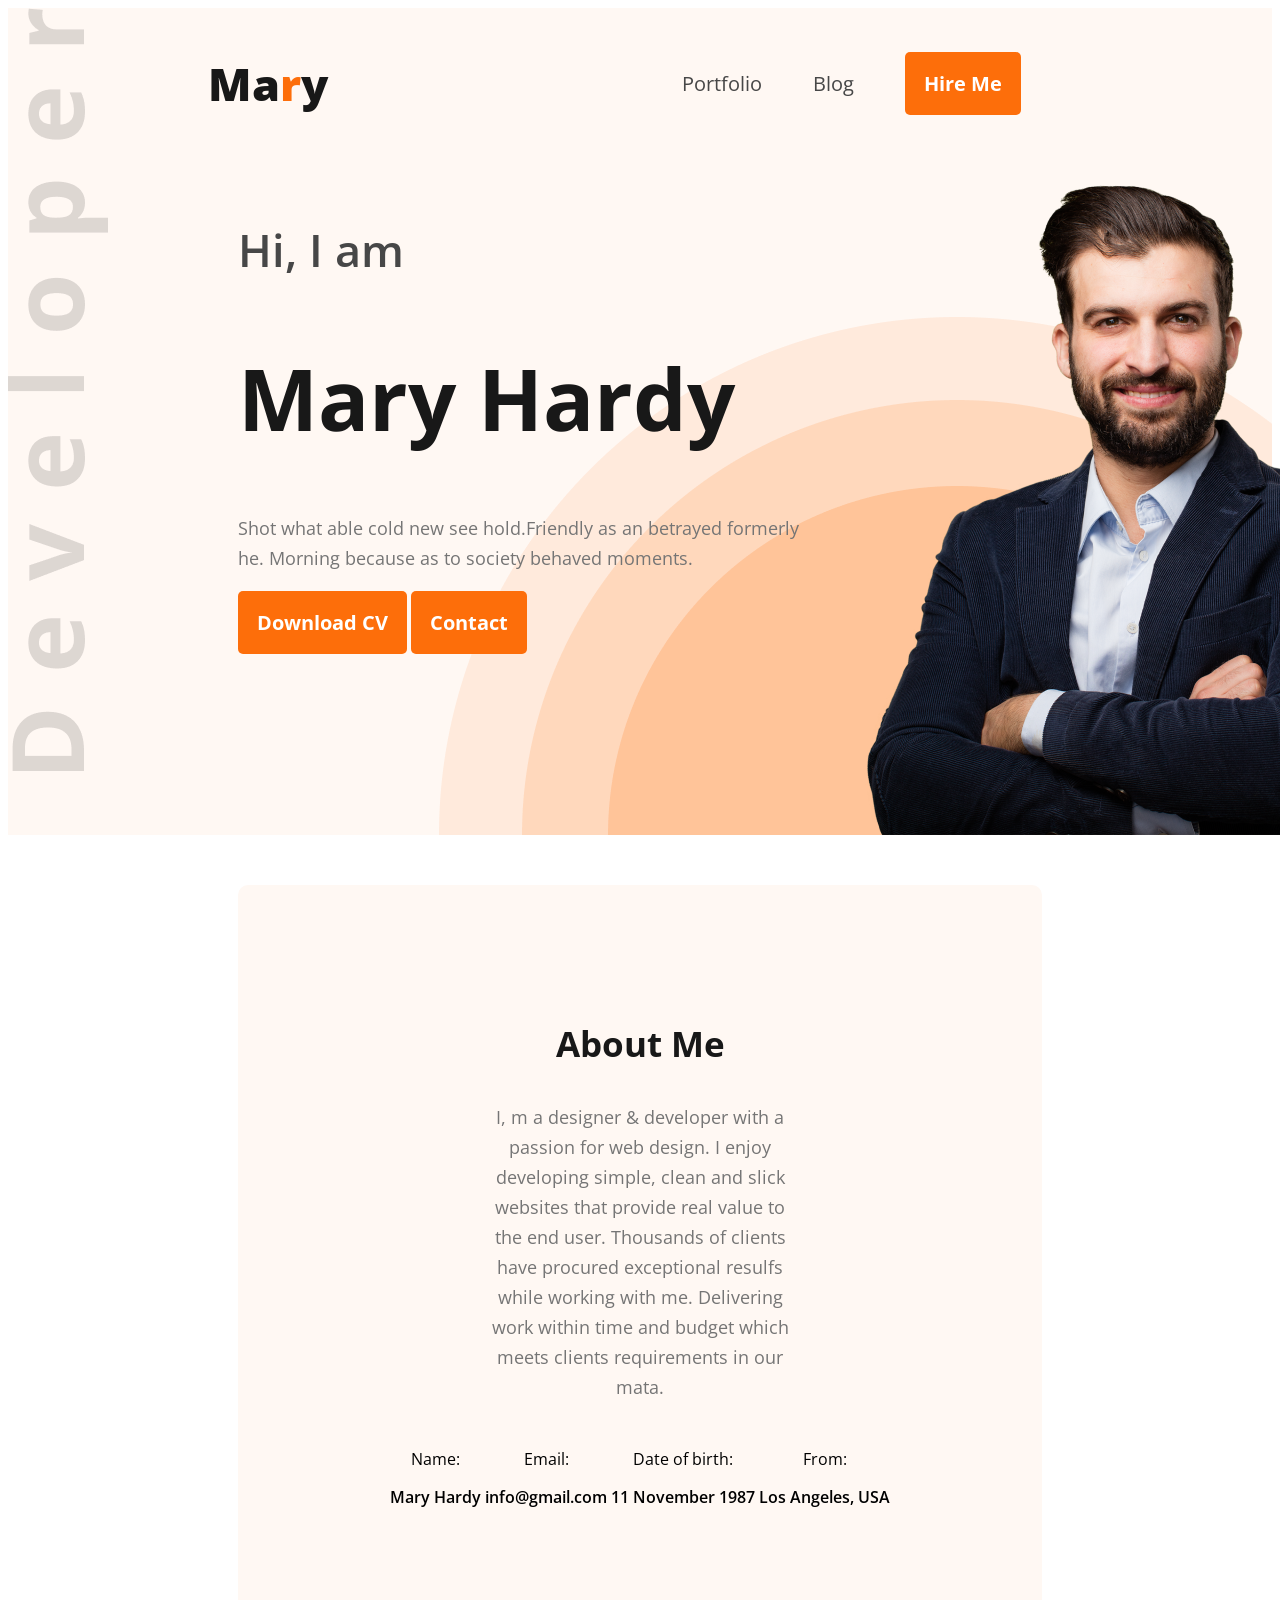
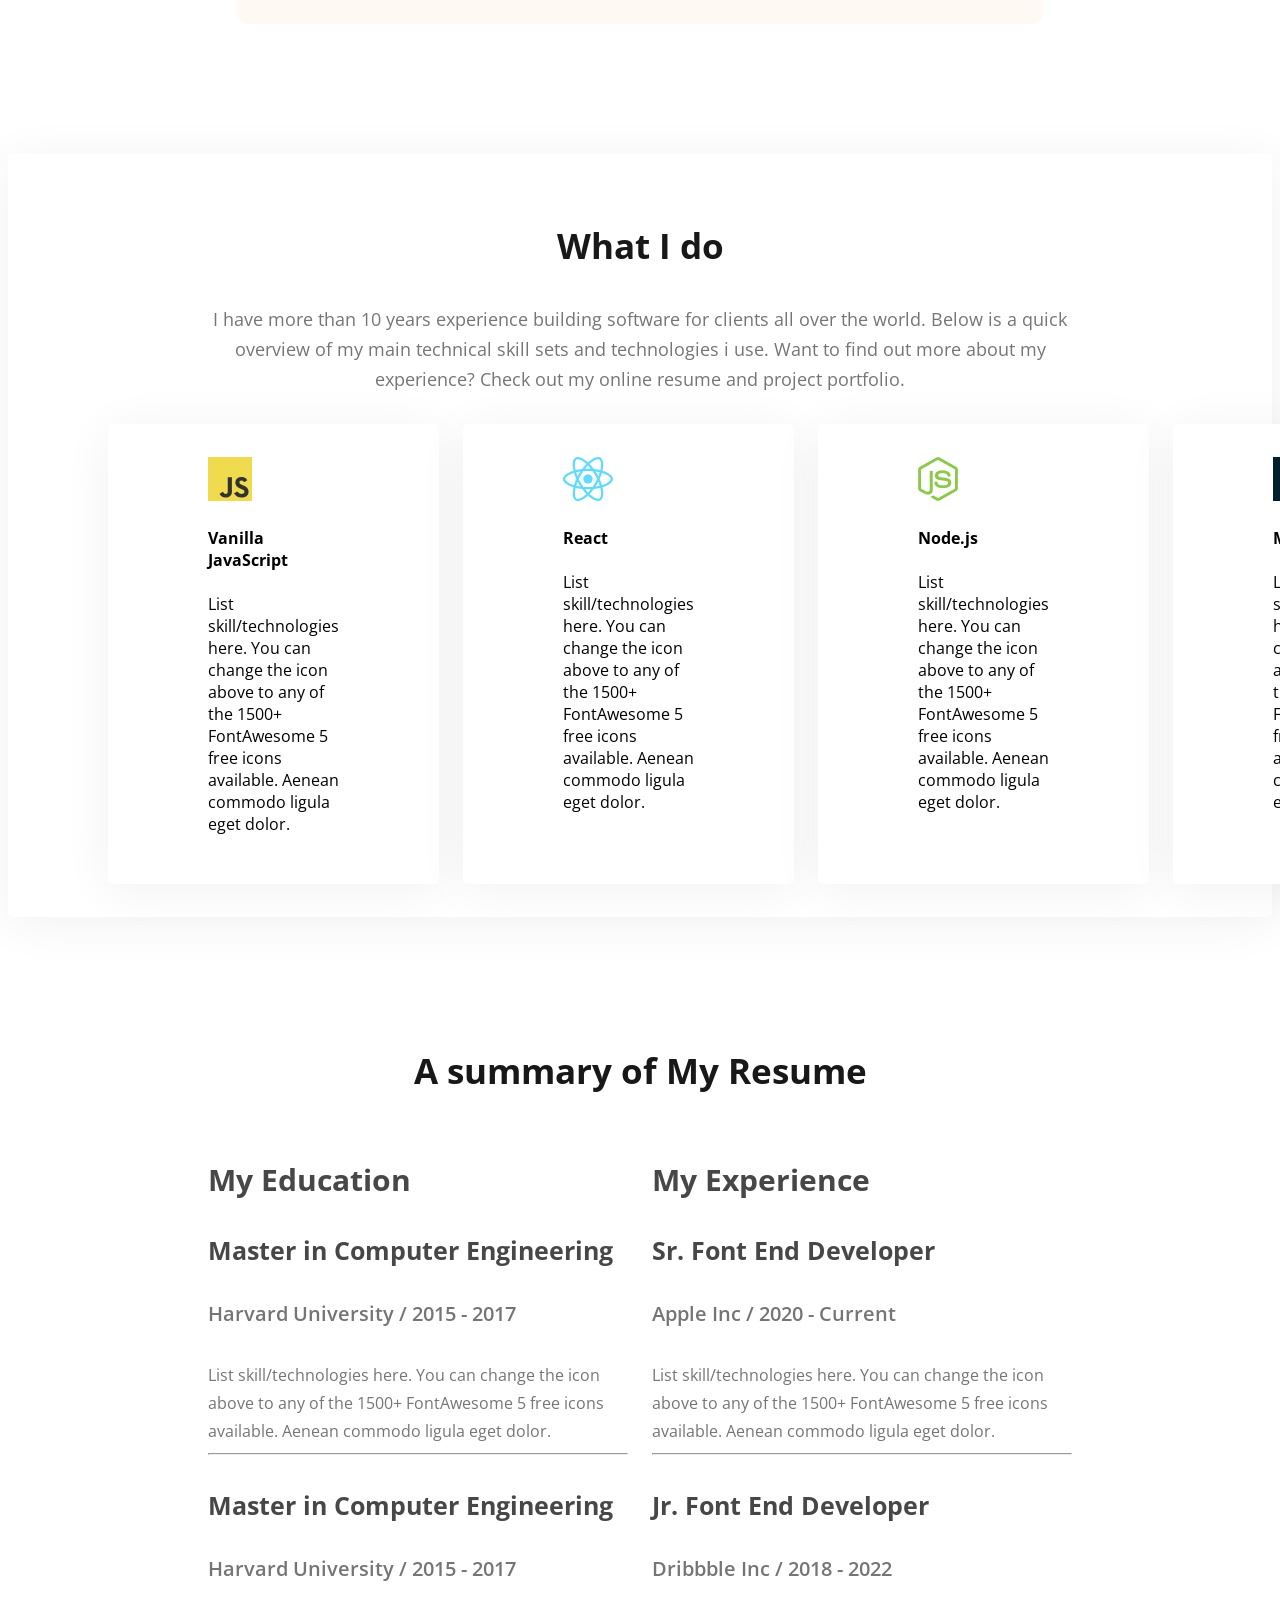
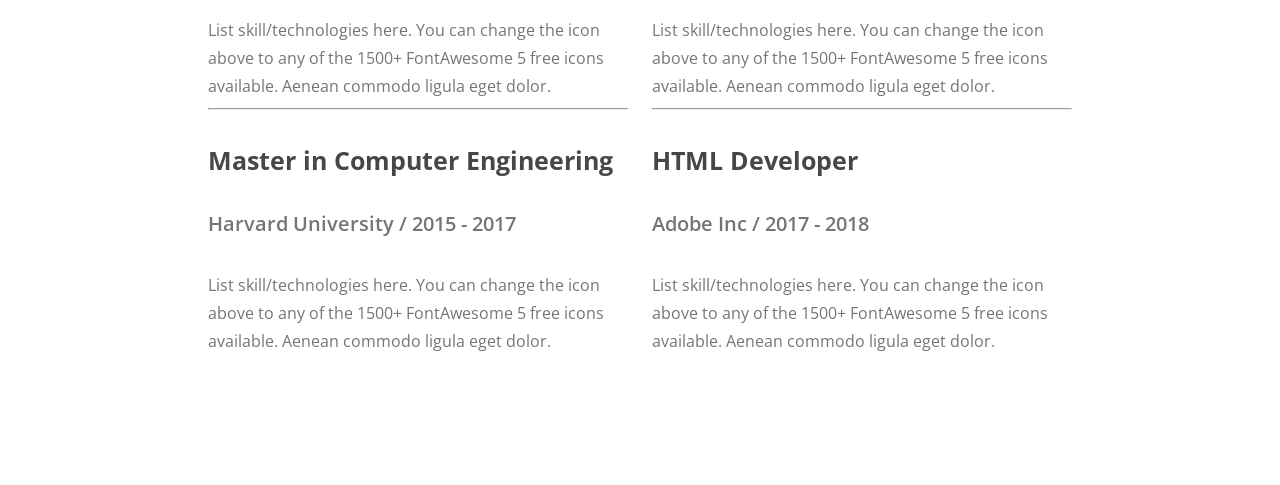
<file: index.html>
<!DOCTYPE html>
<html lang="en">
<head>
    <meta charset="UTF-8">
    <meta name="viewport" content="width=device-width, initial-scale=1.0">
    <title>web-dev-portfolio</title>
    <link rel="preconnect" href="https://fonts.googleapis.com">
<link rel="preconnect" href="https://fonts.gstatic.com" crossorigin>
<link href="https://fonts.googleapis.com/css2?family=Open+Sans:ital,wght@0,300..800;1,300..800&display=swap" rel="stylesheet">
    <link rel="stylesheet" href="style/portfolio.css">
</head>
<body class="open-sans-normal">
    <header class="header secondary-bg">
        <nav>
            <h3 class="nav-title">Ma<span class="text-primary">r</span>y</h3>
            <ul>
                <li><a class="dark-2" href="">Portfolio</a></li>
                <li><a class="dark-2" href="">Blog</a></li>
                <li><a href=""><button class="btn-primary">Hire Me</button></a></li>
            </ul>
        </nav>
        <div class="banner">
            <div class="banner-content">
                <h4 class="banner-gretings">Hi, I  am</h4>
                <h1 class="banner-title">Mary Hardy</h1>
                <p class="banner-description">Shot what able cold new see hold.Friendly as an betrayed formerly he. Morning because as to society behaved moments.</p>
                <button class="btn-primary">Download CV</button>
                <button class="btn-primary">Contact</button>
            </div>
            <img class="banner-profile-picture" src="images/hardy.png" alt="">
        </div>
        
    </header>
    <main>
        <section class="about secondary-bg">
            <h3 class="section-title">About Me</h3>
            <p class="section-description">I, m a designer & developer with a passion for web design. I enjoy developing simple, clean and slick websites that provide real value to the end user. Thousands of clients have procured exceptional resulfs while working with me. Delivering work within time and budget which meets clients requirements in our mata.</p>
            <div class="about-items">
                <div class="about-item">
                    <p class="item-title">Name:</p>
                    <p class="item-description">Mary Hardy </p>
                </div>
                <div class="about-item">
                    <p class="item-title">Email:</p>
                    <p class="item-description">info@gmail.com</p>
                </div>
                <div class="about-item">
                    <p class="item-title">Date of birth:</p>
                    <p class="item-description">11 November 1987</p>
                </div>
                <div class="about-item">
                    <p class="item-title">From:</p>
                    <p class="item-description">Los Angeles, USA</p>
                </div>
            </div>
        </section>
        <section class="skill">
            <h3 class="section-title text-center">What I do</h3>
            <p class="section-description text-center">I have more than 10 years experience building software for clients all over the world. Below is a quick overview of my main technical skill sets and technologies i use. Want to find out more about my experience? Check out my online resume and project portfolio.</p>
            <div class="skills-container">
                <div class="skill">
                    <img src="images/icons/js.png"alt="">
                    <h4 class="skill-title">Vanilla JavaScript</h4>
                    <p class="skill-description">List skill/technologies here. You can change the icon above to any of the 1500+ FontAwesome 5 free icons available. Aenean commodo ligula eget dolor.</p>
                </div>
                <div class="skill">
                    <img src="images/icons/react.png" alt="">
                    <h4 class="skill-title">React</h4>
                    <p class="skill-description">List skill/technologies here. You can change the icon above to any of the 1500+ FontAwesome 5 free icons available. Aenean commodo ligula eget dolor.</p>
                </div>
                <div class="skill">
                    <img src="images/icons/nodejs.png" alt="">
                    <h4 class="skill-title">Node.js</h4>
                    <p class="skill-description">List skill/technologies here. You can change the icon above to any of the 1500+ FontAwesome 5 free icons available. Aenean commodo ligula eget dolor.</p>
                </div>
                <div class="skill">
                    <img src="images/icons/mongo.png" alt="">
                    <h4 class="skill-title">MongoDB</h4>
                    <p class="skill-description">List skill/technologies here. You can change the icon above to any of the 1500+ FontAwesome 5 free icons available. Aenean commodo ligula eget dolor.</p>
                </div>
            </div>
        </section>
        <section class="resume">
            <h3 class="section-title">A summary of My Resume</h3>
            <div class="resume-container">
                <div class="resume-column">
                    <h3 class="resume-column-title">My Education</h3>
                    <div class="experience">
                        <h4 class="experience-title">Master in Computer Engineering</h4>
                        <h5 class="experience-sub-title">Harvard University / 2015 - 2017</h5>
                        <div class="experience-description">List skill/technologies here. You can change the icon above to any of the 1500+ FontAwesome 5 free icons available. Aenean commodo ligula eget dolor.</div>
                    </div>
                    <hr>
                    <div class="experience">
                        <h4 class="experience-title">Master in Computer Engineering</h4>
                        <h5 class="experience-sub-title">Harvard University / 2015 - 2017</h5>
                        <div class="experience-description">List skill/technologies here. You can change the icon above to any of the 1500+ FontAwesome 5 free icons available. Aenean commodo ligula eget dolor.</div>
                    </div>
                    <hr>
                    <div class="experience">
                        <h4 class="experience-title">Master in Computer Engineering</h4>
                        <h5 class="experience-sub-title">Harvard University / 2015 - 2017</h5>
                        <div class="experience-description">List skill/technologies here. You can change the icon above to any of the 1500+ FontAwesome 5 free icons available. Aenean commodo ligula eget dolor.</div>
                    </div>
                </div>
                <div class="resume-column">
                    <h3 class="resume-column-title">My Experience</h3>
                    <div class="experience">
                        <h4 class="experience-title">Sr. Font End Developer</h4>
                        <h5 class="experience-sub-title">Apple Inc / 2020 - Current</h5>
                        <div class="experience-description">List skill/technologies here. You can change the icon above to any of the 1500+ FontAwesome 5 free icons available. Aenean commodo ligula eget dolor.</div>
                    </div>
                    <hr>
                    <div class="experience">
                        <h4 class="experience-title">Jr. Font End Developer</h4>
                        <h5 class="experience-sub-title">Dribbble Inc / 2018 - 2022</h5>
                        <div class="experience-description">List skill/technologies here. You can change the icon above to any of the 1500+ FontAwesome 5 free icons available. Aenean commodo ligula eget dolor.</div>
                    </div>
                    <hr>
                    <div class="experience">
                        <h4 class="experience-title">HTML Developer</h4>
                        <h5 class="experience-sub-title">Adobe Inc / 2017 - 2018</h5>
                        <div class="experience-description">List skill/technologies here. You can change the icon above to any of the 1500+ FontAwesome 5 free icons available. Aenean commodo ligula eget dolor.</div>
                    </div>
                </div>
            </div>
        </section>
    </main>
    <footer>

    </footer>
</body>
</html>
</file>
<file: style/portfolio.css>
.open-sans-normal {
  font-family: "Open Sans", serif;
  font-optical-sizing: auto;
  font-style: normal;
  font-variation-settings:
    "wdth" 100;
}
/* shared styles */
.secondary-bg{
    background: #FFF8F3;
}
.text-primary{
    color: #FD6E0A;
}
.dark-2{
    color: var(--Dark-02, #474747);
font-family: "Open Sans";
font-size: 20px;
font-style: normal;
font-weight: 400;
line-height: normal;
}
.btn-primary{
    border-radius: 5px;
background: #FD6E0A;
color: var(--White-Color, #FFF);
font-family: "Open Sans";
font-size: 20px;
font-style: normal;
border: none;
font-weight: 700;
line-height: normal;
padding: 18px 19px;
}
.section-title{
    color: var(--Dark-01, #181818);
text-align: center;
font-family: "Open Sans";
font-size: 35px;
font-style: normal;
font-weight: 700;
line-height: normal;
}
.section-description{
    margin: 0 100px 30px;
    color: var(--Dark-03, #757575);
text-align: center;
font-family: "Open Sans";
font-size: 18px;
font-style: normal;
font-weight: 400;
line-height: 30px; /* 166.667% */
}
.text-center{
    text-align: center;
}
/* header */
.header{
    background-image: url("../images/developer.png"),url("../images/header_bg.png");
    background-repeat: no-repeat;
    background-position: top left,bottom right ;
}

/* nav styles */
nav{
    display: flex;
    align-items: center;
    justify-content: space-between;
    margin:0 200px;
}
.nav-title{
    color: var(--Dark-01, #181818);
font-family: "Open Sans";
font-size: 45px;
font-style: normal;
font-weight: 800;
line-height: normal;
}
nav ul{
    display: flex;
    align-items: center;
}
nav ul li{
    list-style: none;
    text-decoration: none;
    margin-right: 51px;
}
nav li a{
    text-decoration: none;
    font-size: 20px;
}
/* banner styles */
.banner{
    display: flex;
    justify-content: space-between;
    margin: 0 35px 0 230px;
}
.banner-content{
    max-width: 580px;
}
.banner-gretings{
    color: var(--Dark-02, #474747);
    font-family: "Open Sans";
    font-size: 45px;
    font-style: normal;
    font-weight: 600;
    line-height: normal;
}
.banner-title{
    color: var(--Dark-01, #181818);
font-family: "Open Sans";
font-size: 85px;
font-style: normal;
font-weight: 700;
line-height: normal;
}
.banner-description{
    color: var(--Dark-03, #757575);
font-family: "Open Sans";
font-size: 18px;
font-style: normal;
font-weight: 400;
line-height: 30px; 
width: 585px;
}
.banner-profile-picture{
    width: 584px;
}
/* main styles */
.main{
    max-width: 1140px;
    margin: 0 auto;
}
main section{
    margin-top: 130px;
    margin-bottom: 130px;
}
/* about styles */
.about{
    border-radius: 10px;
    padding: 100px 150px;
    margin:  50px 230px 0px 230px;
    text-align: center;
}
.about-items{
    display: flex;
   justify-content: space-around;
}
.item-description{
    font-weight: 600;
}
/* skill section container styles */
.skills-container{
    display: flex;
    gap: 24px;
}
.skill{
    padding: 33px 100px;
    border-radius: 5px;
background: #FFF;
box-shadow: 0px 6px 50px 0px rgba(0, 0, 0, 0.06);
}
/* resume container styles */
.resume-container{
    display: flex;
    gap: 24px;
    margin: 0 200px 0 200px;
}
.resume-column-title{
    color: var(--Dark-02, #474747);
font-family: "Open Sans";
font-size: 30px;
font-style: normal;
font-weight: 700;
line-height: normal;
}
.experience-title{
    color: var(--Dark-02, #474747);
font-family: "Open Sans";
font-size: 25px;
font-style: normal;
font-weight: 700;
line-height: normal;
}
.experience-sub-title{
    color: var(--Dark-03, #757575);
font-family: "Open Sans";
font-size: 20px;
font-style: normal;
font-weight: 600;
line-height: normal;
}
.experience-description{
    color: var(--Dark-03, #757575);
font-family: "Open Sans";
font-size: 16px;
font-style: normal;
font-weight: 400;
line-height: 28px; /* 175% */
}
</file>
